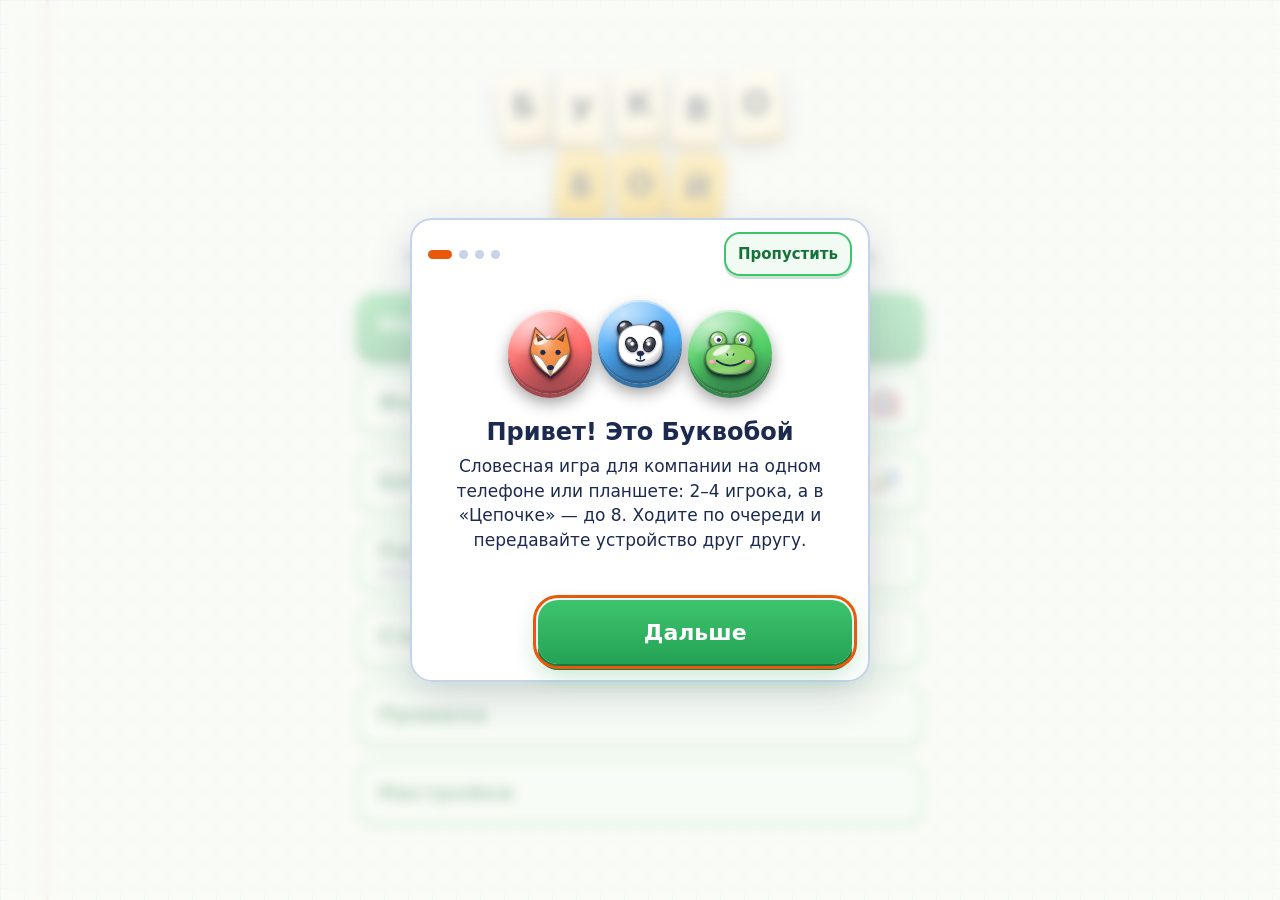
<file: index.html>
<!doctype html>
<html lang="ru">
<head>
  <meta charset="utf-8">
  <meta name="viewport" content="width=device-width, initial-scale=1, viewport-fit=cover, interactive-widget=resizes-content">
  <meta name="theme-color" content="#0e1a2b">
  <meta name="description" content="Буквобой — словесная игра для 2–4 игроков на одном устройстве">
  <meta name="apple-mobile-web-app-capable" content="yes">
  <meta name="mobile-web-app-capable" content="yes">
  <meta name="apple-mobile-web-app-title" content="Буквобой">
  <meta name="apple-mobile-web-app-status-bar-style" content="black-translucent">
  <link rel="manifest" href="manifest.webmanifest">
  <link rel="icon" type="image/png" href="icons/icon-192.png">
  <link rel="apple-touch-icon" href="icons/apple-touch-icon.png">
  <script>
    // тема до загрузки скрипта игры — чтобы не было вспышки другого цвета
    try {
      var prefs = JSON.parse(localStorage.getItem('bukvoboy:v1:prefs') || '{}') || {};
      var t = prefs.theme;
      if (t !== 'light' && t !== 'dark') t = matchMedia('(prefers-color-scheme: light)').matches ? 'light' : 'dark';
      document.documentElement.dataset.theme = t;
      document.documentElement.dataset.palette = prefs.palette || 'classic';
    } catch (e) {}
  </script>
  <link rel="stylesheet" href="app.css?v=5d6b27163d">
  <title>Буквобой</title>
</head>
<body>
  <div id="app"></div>
  <noscript>Для игры нужен включённый JavaScript.</noscript>
  <script type="module" src="app.js?v=5d6b27163d"></script>
</body>
</html>
</file>
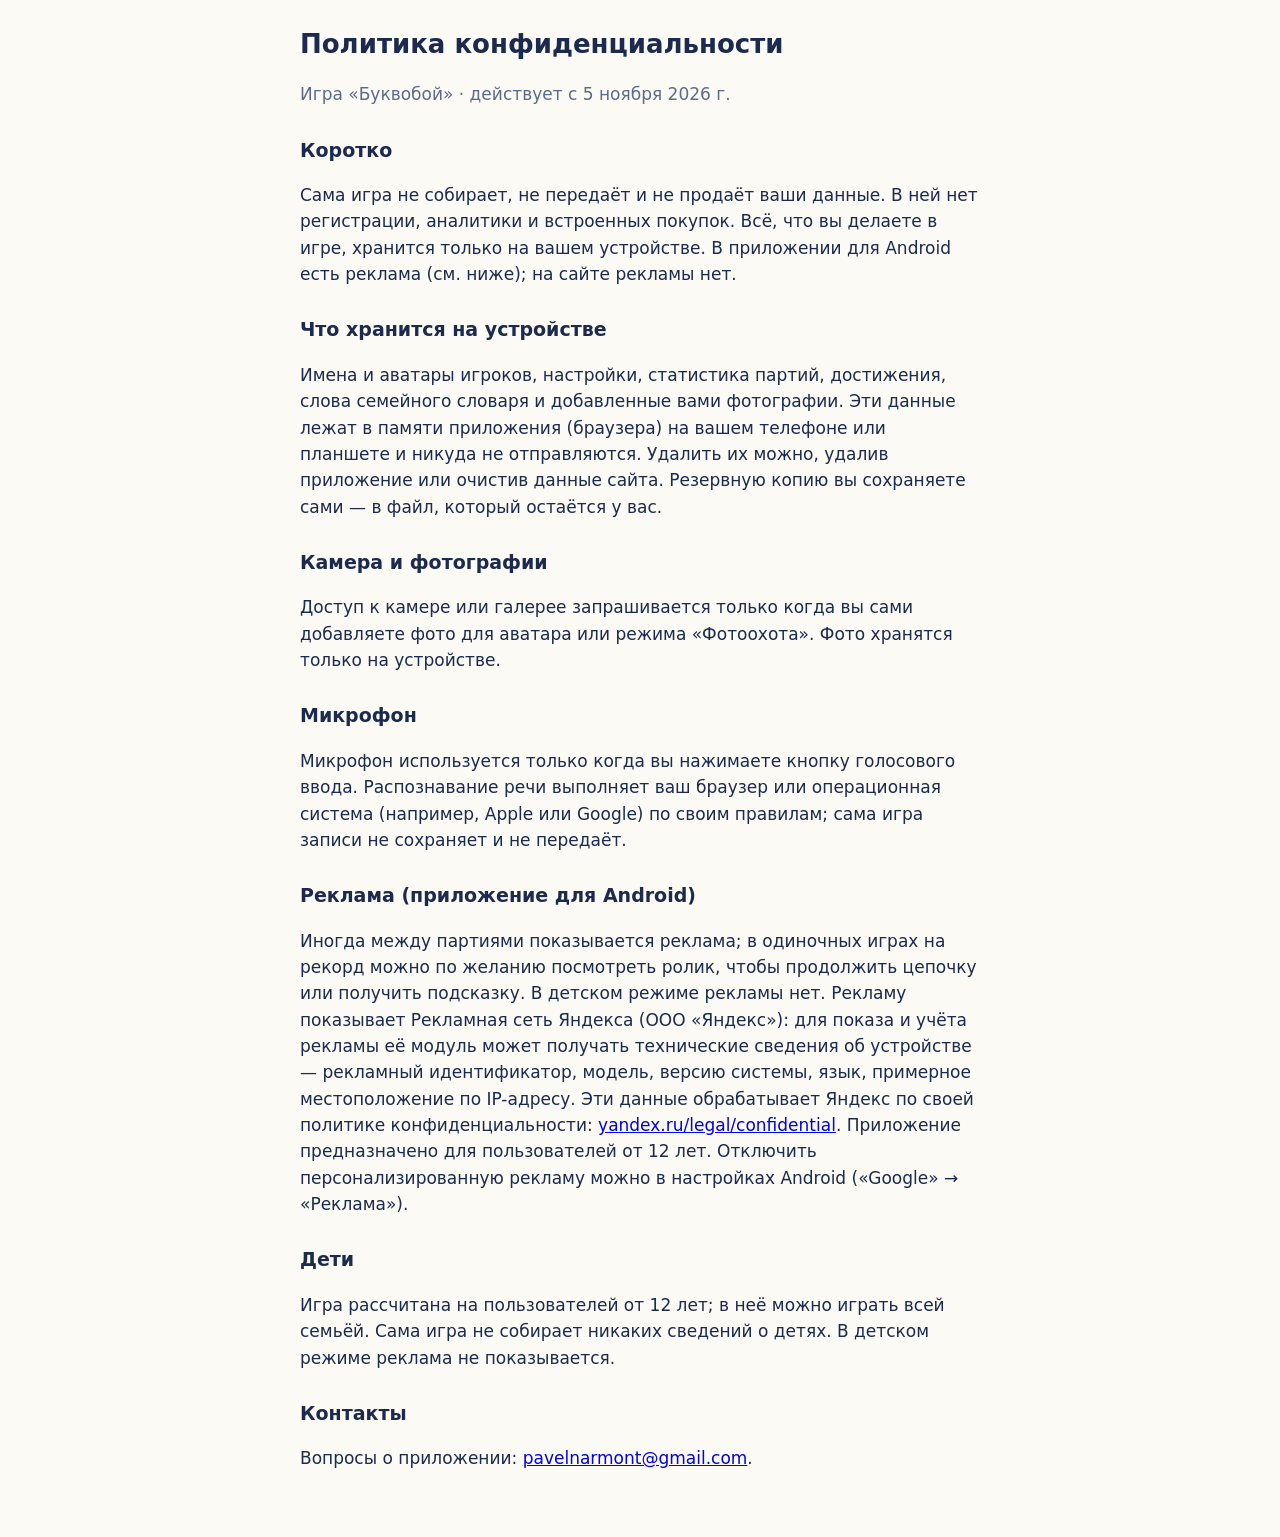
<file: privacy.html>
<!doctype html>
<html lang="ru">
<head>
<meta charset="utf-8">
<meta name="viewport" content="width=device-width, initial-scale=1">
<title>Буквобой — политика конфиденциальности</title>
<style>
  body { font: 17px/1.55 system-ui, -apple-system, 'Segoe UI', Roboto, sans-serif; color: #1b2a4e; background: #fbfaf4; margin: 0; padding: 24px 16px 48px; }
  main { max-width: 680px; margin: 0 auto; }
  h1 { font-size: 26px; margin: 0 0 4px; } h2 { font-size: 19px; margin-top: 28px; }
  .muted { color: #5c6b8a; }
</style>
</head>
<body>
<main>
<h1>Политика конфиденциальности</h1>
<p class="muted">Игра «Буквобой» · действует с 5 ноября 2026 г.</p>

<h2>Коротко</h2>
<p>Сама игра не собирает, не передаёт и не продаёт ваши данные. В ней нет регистрации, аналитики и встроенных покупок. Всё, что вы делаете в игре, хранится только на вашем устройстве. В приложении для Android есть реклама (см. ниже); на сайте рекламы нет.</p>

<h2>Что хранится на устройстве</h2>
<p>Имена и аватары игроков, настройки, статистика партий, достижения, слова семейного словаря и добавленные вами фотографии. Эти данные лежат в памяти приложения (браузера) на вашем телефоне или планшете и никуда не отправляются. Удалить их можно, удалив приложение или очистив данные сайта. Резервную копию вы сохраняете сами — в файл, который остаётся у вас.</p>

<h2>Камера и фотографии</h2>
<p>Доступ к камере или галерее запрашивается только когда вы сами добавляете фото для аватара или режима «Фотоохота». Фото хранятся только на устройстве.</p>

<h2>Микрофон</h2>
<p>Микрофон используется только когда вы нажимаете кнопку голосового ввода. Распознавание речи выполняет ваш браузер или операционная система (например, Apple или Google) по своим правилам; сама игра записи не сохраняет и не передаёт.</p>

<h2>Реклама (приложение для Android)</h2>
<p>Иногда между партиями показывается реклама; в одиночных играх на рекорд можно по желанию посмотреть ролик, чтобы продолжить цепочку или получить подсказку. В детском режиме рекламы нет. Рекламу показывает Рекламная сеть Яндекса (ООО «Яндекс»): для показа и учёта рекламы её модуль может получать технические сведения об устройстве — рекламный идентификатор, модель, версию системы, язык, примерное местоположение по IP-адресу. Эти данные обрабатывает Яндекс по своей политике конфиденциальности: <a href="https://yandex.ru/legal/confidential/">yandex.ru/legal/confidential</a>. Приложение предназначено для пользователей от 12 лет. Отключить персонализированную рекламу можно в настройках Android («Google» → «Реклама»).</p>

<h2>Дети</h2>
<p>Игра рассчитана на пользователей от 12 лет; в неё можно играть всей семьёй. Сама игра не собирает никаких сведений о детях. В детском режиме реклама не показывается.</p>

<h2>Контакты</h2>
<p>Вопросы о приложении: <a href="mailto:pavelnarmont@gmail.com">pavelnarmont@gmail.com</a>.</p>
</main>
</body>
</html>
</file>
<file: app.css>
:root{--bg: #0e1a2b;--bg-2: #15263f;--panel: #18283f;--panel-strong: #22344f;--line: rgba(255, 255, 255, .16);--ctl-bg: #22344f;--ctl-ink: #f3f6fb;--ctl-edge: rgba(255, 183, 3, .4);--ctl-drop: rgba(0, 0, 0, .3);--field-edge: rgba(255, 255, 255, .2);--plate-edge: rgba(150, 175, 215, .32);--plate-shadow: rgba(0, 0, 0, .35);--ink: #f3f6fb;--ink-dim: #9fb2cc;--card: #fff7e6;--card-ink: #1c2434;--accent: #ffb703;--accent-2: #fb8500;--accent-ink: #2b1b00;--good: #3ddc97;--bad: #ff5d73;--warn: #ffd166;--primary-1: #ffb703;--primary-2: #fb8500;--primary-ink: #2b1b00;--primary-edge: #a85a00;--primary-glow: rgba(251, 133, 0, .35);--surface: #16253c;--field: rgba(0, 0, 0, .32);--backdrop: rgba(4, 9, 18, .65);--overlay: rgba(8, 14, 25, .78);--sunken: rgba(0, 0, 0, .18);--sunken-2: rgba(0, 0, 0, .4);--track: rgba(255, 255, 255, .12);--text: #dbe5f3;--good-soft-ink: #b8f5da;--bad-soft-ink: #ffc2cb;--bad-text: #ff9aa8;--shadow: rgba(0, 0, 0, .45);--cell: 26px;--grid: rgba(255, 209, 102, .13);--margin-line: transparent;--glow-1: #25406b;--glow-2: #3a1f4f;--radius: 18px;--font: "Nunito", "SF Pro Rounded", ui-rounded, system-ui, -apple-system, "Segoe UI", Roboto, "Helvetica Neue", Arial, sans-serif;color-scheme:dark}*{box-sizing:border-box;-webkit-tap-highlight-color:transparent}html,body{margin:0;height:100%;background:var(--bg)}body{font-family:var(--font);color:var(--ink);background:linear-gradient(90deg,transparent 46px,var(--margin-line) 46px,var(--margin-line) 48px,transparent 48px),linear-gradient(var(--grid) 1px,transparent 1px),linear-gradient(90deg,var(--grid) 1px,transparent 1px),radial-gradient(1200px 700px at 50% -10%,var(--glow-1) 0%,transparent 60%),radial-gradient(900px 600px at 100% 100%,var(--glow-2) 0%,transparent 55%),var(--bg);background-size:auto,var(--cell) var(--cell),var(--cell) var(--cell),auto,auto,auto;background-attachment:fixed;overscroll-behavior:none;touch-action:manipulation;-webkit-text-size-adjust:100%}#app{height:var(--app-h, 100dvh);max-width:560px;margin:0 auto;display:flex;flex-direction:column;overflow:hidden}.screen{flex:1;min-height:0;display:flex;flex-direction:column;padding:calc(max(env(safe-area-inset-top),var(--native-top, 0px)) + 8px) 16px calc(env(safe-area-inset-bottom) + 12px);animation:screen-in .22s ease-out both}@keyframes screen-in{0%{opacity:0;transform:translateY(8px)}to{opacity:1;transform:none}}h1,h2,h3,p{margin:0}h1{font-size:22px;font-weight:800;letter-spacing:.2px}h2{font-size:18px;font-weight:800}.muted{color:var(--ink-dim)}.small{font-size:13px}.topbar{display:flex;align-items:center;gap:10px;min-height:52px;flex:none}.topbar h1{flex:1}.scroll{flex:1;min-height:0;overflow-y:auto;-webkit-overflow-scrolling:touch;padding:4px 2px 12px}.bottom-bar{flex:none;padding-top:10px;display:flex;flex-direction:column;gap:10px}.btn{appearance:none;border:0;cursor:pointer;font:inherit;font-weight:800;color:var(--ink);min-height:52px;padding:0 20px;border-radius:16px;font-size:18px;background:var(--ctl-bg);color:var(--ctl-ink);box-shadow:inset 0 0 0 2px var(--ctl-edge),0 3px 0 var(--ctl-drop);transition:transform .08s ease,filter .15s ease,opacity .15s ease;display:inline-flex;align-items:center;justify-content:center;gap:10px;user-select:none;-webkit-user-select:none}.btn:active:not(:disabled){transform:scale(.97)}.btn:disabled{opacity:.45;cursor:not-allowed}.btn.primary{background:linear-gradient(180deg,var(--primary-1) 0%,var(--primary-2) 100%);color:var(--primary-ink);box-shadow:0 6px 0 var(--primary-edge),0 10px 24px var(--primary-glow)}.btn.primary:active:not(:disabled){transform:translateY(4px);box-shadow:0 2px 0 var(--primary-edge),0 4px 14px var(--primary-glow)}.btn.big{min-height:64px;font-size:22px;border-radius:20px}.btn.block{width:100%}.btn.good{background:color-mix(in srgb,var(--good) 20%,var(--panel));box-shadow:inset 0 0 0 2px var(--good);color:var(--good-soft-ink)}.btn.bad{background:color-mix(in srgb,var(--bad) 18%,var(--panel));box-shadow:inset 0 0 0 2px var(--bad);color:var(--bad-soft-ink)}.btn.good.on{background:var(--good);color:#05261a}.btn.bad.on{background:var(--bad);color:#2e0008}.icon-btn{appearance:none;border:0;cursor:pointer;width:48px;height:48px;border-radius:14px;background:var(--ctl-bg);color:var(--ctl-ink);font-size:24px;display:grid;place-items:center;box-shadow:inset 0 0 0 2px var(--ctl-edge),0 3px 0 var(--ctl-drop)}.icon-btn:active{transform:scale(.94)}:focus-visible{outline:3px solid var(--accent);outline-offset:2px}.panel{background:var(--panel);border-radius:var(--radius);padding:14px;box-shadow:inset 0 0 0 1px var(--line)}.toast{position:fixed;left:50%;bottom:calc(env(safe-area-inset-bottom) + 90px);transform:translate(-50%);background:var(--surface);color:var(--ink);padding:12px 18px;border-radius:14px;font-weight:700;box-shadow:0 8px 30px var(--shadow),inset 0 0 0 1px var(--line);z-index:50;max-width:90vw;text-align:center;animation:screen-in .2s ease-out both}@media(prefers-reduced-motion:reduce){*,*:before,*:after{animation-duration:.01ms!important;transition-duration:.01ms!important}}.ios-standalone,.ios-standalone body{height:var(--app-h, 100%);min-height:var(--app-h, 100%);overflow:hidden}:root[data-theme=light]{color-scheme:light;--bg: #fbfcf7;--bg-2: #eef3fa;--cell: 24px;--grid: rgba(74, 134, 206, .28);--margin-line: rgba(226, 82, 82, .45);--glow-1: transparent;--glow-2: transparent;--panel: #ffffff;--panel-strong: #ffffff;--line: #c5d4ea;--ctl-bg: #f1fbf4;--ctl-ink: #17713a;--ctl-edge: #3ec46d;--ctl-drop: rgba(23, 113, 58, .22);--field-edge: #b3c6e2;--plate-edge: #b3c6e2;--plate-shadow: rgba(27, 42, 78, .12);--ink: #1b2a4e;--ink-dim: #5a6a8e;--text: #24345a;--accent: #e8590c;--accent-2: #d9480f;--accent-ink: #ffffff;--good: #1f9d55;--bad: #e03151;--warn: #d99a00;--good-soft-ink: #126b39;--bad-soft-ink: #a51d36;--bad-text: #c92a46;--primary-1: #3ec46d;--primary-2: #24a255;--primary-ink: #ffffff;--primary-edge: #187a3d;--primary-glow: rgba(36, 162, 85, .3);--surface: #ffffff;--field: #ffffff;--backdrop: rgba(27, 42, 78, .35);--overlay: rgba(251, 252, 247, .86);--sunken: rgba(29, 49, 92, .05);--sunken-2: rgba(29, 49, 92, .08);--track: rgba(29, 49, 92, .12);--shadow: rgba(27, 42, 78, .18)}:root[data-theme=light] .rules h3{color:#1f6fd1}:root[data-theme=light] .winner-banner h1:not([style]){color:var(--ink)}:root[data-theme=light] .turn.warn .clock{color:#b87d00}:root[data-palette=pink]:not([data-theme=light]){--bg: #26101f;--bg-2: #33162b;--glow-1: #5a2448;--glow-2: #3b1f4f;--grid: rgba(255, 140, 198, .15);--primary-1: #ff9fd0;--primary-2: #f06595;--primary-ink: #3a0820;--primary-edge: #a61e4d;--primary-glow: rgba(240, 101, 149, .4);--panel: #2f1528;--panel-strong: #3d1c35;--surface: #36182f;--ctl-bg: #3d1c35;--ctl-edge: rgba(255, 140, 198, .5);--plate-edge: rgba(255, 170, 210, .3);--accent: #ff8cc6;--accent-2: #f06595}:root[data-theme=light][data-palette=pink]{--bg: #fff7fb;--grid: rgba(214, 51, 108, .2);--margin-line: rgba(121, 80, 242, .4);--primary-1: #f783ac;--primary-2: #e64980;--primary-ink: #ffffff;--primary-edge: #a61e4d;--primary-glow: rgba(230, 73, 128, .3);--ctl-bg: #fff0f6;--ctl-ink: #a61e4d;--ctl-edge: #f06595;--ctl-drop: rgba(166, 30, 77, .2);--line: #f2c4d8;--plate-edge: #efb6cf;--field-edge: #e8b3cb;--ink: #4a1d36;--ink-dim: #8a5a72;--text: #4a1d36;--accent: #d6336c;--accent-2: #c2255c}:root[data-palette=purple]:not([data-theme=light]){--bg: #150f2b;--bg-2: #1e1640;--glow-1: #2f2366;--glow-2: #4a1f5f;--grid: rgba(177, 151, 252, .15);--primary-1: #c0a9ff;--primary-2: #845ef7;--primary-ink: #1a0b3d;--primary-edge: #5235ab;--primary-glow: rgba(132, 94, 247, .4);--panel: #1d163d;--panel-strong: #2a2152;--surface: #241c4a;--ctl-bg: #2a2152;--ctl-edge: rgba(177, 151, 252, .5);--plate-edge: rgba(190, 170, 255, .3);--accent: #b197fc;--accent-2: #845ef7}:root[data-theme=light][data-palette=purple]{--bg: #faf8ff;--grid: rgba(112, 72, 232, .2);--margin-line: rgba(230, 73, 128, .4);--primary-1: #9775fa;--primary-2: #7048e8;--primary-ink: #ffffff;--primary-edge: #5235ab;--primary-glow: rgba(112, 72, 232, .3);--ctl-bg: #f3f0ff;--ctl-ink: #5f3dc4;--ctl-edge: #9775fa;--ctl-drop: rgba(82, 53, 171, .2);--line: #d0c4f5;--plate-edge: #c5b6f2;--field-edge: #bfaef0;--ink: #2b1d5a;--ink-dim: #6b5c96;--text: #2b1d5a;--accent: #7048e8;--accent-2: #5f3dc4}:root[data-palette=sea]:not([data-theme=light]){--bg: #0a1d24;--bg-2: #0f2a33;--glow-1: #0f3d4a;--glow-2: #123049;--grid: rgba(102, 217, 232, .14);--primary-1: #8ce8f2;--primary-2: #22b8cf;--primary-ink: #032a33;--primary-edge: #0b7285;--primary-glow: rgba(34, 184, 207, .4);--panel: #0f2b35;--panel-strong: #143a46;--surface: #123540;--ctl-bg: #143a46;--ctl-edge: rgba(102, 217, 232, .5);--plate-edge: rgba(130, 225, 238, .3);--accent: #66d9e8;--accent-2: #22b8cf}:root[data-theme=light][data-palette=sea]{--bg: #f6fcfd;--grid: rgba(16, 152, 173, .2);--margin-line: rgba(250, 82, 82, .4);--primary-1: #3bc9db;--primary-2: #1098ad;--primary-ink: #ffffff;--primary-edge: #0b7285;--primary-glow: rgba(16, 152, 173, .3);--ctl-bg: #e3fafc;--ctl-ink: #0b7285;--ctl-edge: #22b8cf;--ctl-drop: rgba(11, 114, 133, .2);--line: #bde7ee;--plate-edge: #a9dde6;--field-edge: #a3d8e2;--ink: #0d3440;--ink-dim: #4f7480;--text: #0d3440;--accent: #1098ad;--accent-2: #0b7285}:root[data-palette=coral]:not([data-theme=light]){--bg: #24120e;--bg-2: #321a14;--glow-1: #5a2a1c;--glow-2: #4a1f2c;--grid: rgba(255, 160, 122, .14);--primary-1: #ffa98a;--primary-2: #ff6b3d;--primary-ink: #3a1206;--primary-edge: #c2410c;--primary-glow: rgba(255, 107, 61, .4);--panel: #2e1712;--panel-strong: #3d2019;--surface: #361c15;--ctl-bg: #3d2019;--ctl-edge: rgba(255, 160, 122, .5);--plate-edge: rgba(255, 180, 150, .3);--accent: #ffa94d;--accent-2: #ff6b3d}:root[data-theme=light][data-palette=coral]{--bg: #fffaf6;--grid: rgba(232, 89, 12, .18);--margin-line: rgba(25, 113, 194, .4);--primary-1: #ff8a4c;--primary-2: #f76707;--primary-ink: #ffffff;--primary-edge: #c2410c;--primary-glow: rgba(247, 103, 7, .3);--ctl-bg: #fff4e6;--ctl-ink: #c2410c;--ctl-edge: #ff922b;--ctl-drop: rgba(194, 65, 12, .2);--line: #f6d2bb;--plate-edge: #f0c2a5;--field-edge: #ecbb9d;--ink: #4a2412;--ink-dim: #8a6250;--text: #4a2412;--accent: #f76707;--accent-2: #d9480f}.palettes{display:grid;grid-template-columns:repeat(auto-fill,minmax(92px,1fr));gap:10px}.palette-swatch{appearance:none;border:0;cursor:pointer;font:inherit;color:var(--ink);display:flex;flex-direction:column;align-items:center;gap:6px;padding:10px 4px 8px;min-height:44px;border-radius:16px;background:var(--panel);box-shadow:inset 0 0 0 2px var(--plate-edge)}.palette-swatch[aria-pressed=true]{box-shadow:inset 0 0 0 3px var(--primary-2),0 3px 10px var(--primary-glow)}.palette-swatch .swatch{width:46px;height:46px;border-radius:50%;position:relative;overflow:hidden;background:linear-gradient(90deg,var(--s-bg) 50%,var(--s-bg2) 50%);box-shadow:inset 0 0 0 2px #1b2a4e59}.palette-swatch .swatch:before,.palette-swatch .swatch:after{content:"";position:absolute;top:50%;width:14px;height:14px;border-radius:50%;transform:translateY(-50%)}.palette-swatch .swatch:before{left:6px;background:var(--s-fg)}.palette-swatch .swatch:after{right:6px;background:var(--s-fg2)}.palette-swatch .swatch-name{font-size:13px;font-weight:800}.sub-title{font-size:15px;font-weight:800;margin:4px 0 0}.menu{justify-content:flex-start;gap:28px;overflow-y:auto;-webkit-overflow-scrolling:touch;overscroll-behavior:contain}.menu>:first-child{margin-top:auto}.menu>:last-child{margin-bottom:auto}@media(max-height:760px){.menu{gap:18px}.menu-buttons{gap:10px}.menu-buttons .btn.big{min-height:56px;padding-top:10px;padding-bottom:10px}}.logo{display:flex;flex-direction:column;align-items:center;gap:8px;margin-top:4px}.logo-row{display:flex;gap:6px;justify-content:center}.logo-tile{width:clamp(36px,11vw,52px);aspect-ratio:3 / 4;border-radius:10px;background:linear-gradient(160deg,#fffaf0,#ffe9bf);color:var(--card-ink);font-weight:900;font-size:clamp(22px,7vw,32px);display:grid;place-items:center;box-shadow:0 5px #c9a15a,0 10px 20px #00000059;transform:rotate(var(--r, 0deg)) translateY(var(--y, 0))}.logo-tile.alt{background:linear-gradient(160deg,#ffd166,#ffb703)}.tagline{text-align:center;color:var(--ink-dim);font-weight:700;text-wrap:balance}.tagline .nowrap{white-space:nowrap}.menu-buttons{display:flex;flex-direction:column;gap:14px}.menu-buttons .btn{justify-content:flex-start;padding-left:22px}.menu-sub{font-size:13px;font-weight:700;color:var(--accent-ink);opacity:.8;margin-left:auto}.btn:not(.primary) .menu-sub{color:var(--ink-dim);opacity:1;text-align:right}.menu-buttons .btn.has-sub{flex-direction:column;align-items:flex-start;justify-content:center;gap:2px;text-align:left}.menu-label{text-wrap:balance}.menu-buttons .btn.has-sub .menu-sub{margin-left:0;text-align:left;line-height:1.2}.rules h3{margin:18px 0 6px;font-size:17px;color:var(--accent)}.rules p,.rules li{line-height:1.45;color:var(--text)}.rules ul{margin:6px 0;padding-left:20px}.rules li{margin:4px 0}.rules .scroll{padding-bottom:24px}.section{margin-top:18px}.section:first-child{margin-top:4px}.section-title{font-size:13px;font-weight:800;letter-spacing:1px;text-transform:uppercase;color:var(--ink-dim);margin:0 4px 8px}.segmented{display:flex;gap:6px;background:var(--panel);padding:5px;border-radius:18px;box-shadow:inset 0 0 0 2px var(--ctl-edge),0 3px 0 var(--ctl-drop)}.segmented button{flex:1;appearance:none;border:0;cursor:pointer;font:inherit;font-weight:800;font-size:18px;min-height:48px;border-radius:14px;background:transparent;color:var(--ink-dim)}.segmented button[aria-checked=true]{background:linear-gradient(180deg,var(--primary-1),var(--primary-2));color:var(--primary-ink);box-shadow:0 3px 10px var(--primary-glow)}.players{display:flex;flex-direction:column;gap:10px}.player-row{display:flex;align-items:center;gap:12px;padding:10px;border-radius:18px;background:var(--panel);box-shadow:inset 0 0 0 1px var(--line);border-left:6px solid var(--pc, var(--accent))}.player-row.invalid{box-shadow:inset 0 0 0 2px var(--bad)}.player-main{flex:1;min-width:0;display:flex;flex-direction:column;gap:4px}.player-main input{width:100%;min-height:48px;border-radius:12px;border:0;padding:0 14px;background:var(--field);color:var(--ink);font:inherit;font-size:18px;font-weight:700;box-shadow:inset 0 0 0 2px var(--field-edge)}.player-main input::placeholder{color:var(--ink-dim);font-weight:600}.field-error{color:var(--bad-text);font-size:13px;font-weight:700;padding-left:4px}.avatar{width:56px;height:56px;border-radius:50%;display:grid;place-items:center;font-size:32px;line-height:1;background:radial-gradient(circle at 30% 25%,#ffffff33,transparent 60%),var(--pc, #4dabf7);box-shadow:inset 0 0 0 3px #ffffff59,0 4px 10px #0000004d;flex:none}.avatar.sm{width:36px;height:36px;font-size:21px}.avatar.lg{width:112px;height:112px;font-size:64px}button.avatar{appearance:none;border:0;padding:0;cursor:pointer;position:relative}button.avatar:after{content:"\21c4";position:absolute;right:-2px;bottom:-2px;width:22px;height:22px;border-radius:50%;background:var(--bg-2);font-size:13px;display:grid;place-items:center;color:var(--ink);box-shadow:0 0 0 2px var(--line)}.stepper{display:flex;align-items:center;gap:10px}.stepper .icon-btn{width:56px;height:56px;font-size:28px;font-weight:800}.stepper-value{flex:1;text-align:center;font-size:34px;font-weight:900;line-height:1}.stepper-value small{display:block;margin-top:4px;font-size:13px;color:var(--ink-dim);font-weight:700}.range{width:100%;margin:14px 0 4px;accent-color:var(--primary-2);height:32px}.hint{margin-top:8px;padding:0 4px;font-size:14px;color:var(--ink-dim);line-height:1.4}.sheet-backdrop{position:fixed;inset:0;background:var(--backdrop);display:flex;align-items:flex-end;justify-content:center;z-index:40;animation:fade-in .15s both}.sheet{width:100%;max-width:560px;background:var(--surface);border-radius:26px 26px 0 0;padding:18px 16px calc(env(safe-area-inset-bottom) + 18px);box-shadow:0 -10px 40px #00000080;animation:sheet-up .22s ease-out both}.sheet h2{margin-bottom:14px}.avatar-grid{display:grid;grid-template-columns:repeat(4,1fr);gap:12px;justify-items:center}.avatar-grid button{appearance:none;border:0;background:none;padding:4px;cursor:pointer;border-radius:50%}.avatar-grid button[disabled]{opacity:.25;cursor:not-allowed}.avatar-grid button[aria-pressed=true] .avatar{box-shadow:inset 0 0 0 3px #fff,0 0 0 4px var(--accent)}@keyframes sheet-up{0%{transform:translateY(40px);opacity:0}to{transform:none;opacity:1}}.avatar{position:relative}.avatar .badge{position:absolute;top:-.5em;left:50%;transform:translate(-50%) rotate(-10deg);font-size:.62em;line-height:1;pointer-events:none;filter:drop-shadow(0 2px 2px rgba(0,0,0,.45))}.avatar.lg .badge{font-size:.6em;top:-.55em}.player-row{align-items:flex-start}.player-row>.avatar{margin-top:2px}.player-tools{display:flex;align-items:center;gap:8px}.player-order{display:flex;gap:8px}.player-order .icon-btn{width:44px;height:44px;font-size:15px}.player-order .icon-btn:disabled{opacity:.35}.player-del{margin-left:auto;width:44px;height:44px;border:0;background:none;color:var(--ink-dim);display:grid;place-items:center;cursor:pointer}.player-del span{width:30px;height:30px;border-radius:50%;display:grid;place-items:center;font-weight:900;box-shadow:inset 0 0 0 2px var(--line)}.avatar-photo{grid-area:1 / 1;width:100%;height:100%;box-sizing:border-box;border-radius:50%;border:2.5px solid var(--doodle-ink, #1b2a4e);object-fit:cover;display:block;pointer-events:none}.avatar-grid.mine{margin-top:14px}.custom-avatar{position:relative}.custom-avatar-del{position:absolute;top:-12px;right:-14px;width:44px;height:44px;border:0;background:none;padding:0;display:grid;place-items:center;color:var(--ink)}.custom-avatar-del span{width:24px;height:24px;border-radius:50%;display:grid;place-items:center;font-size:12px;font-weight:900;background:var(--surface);box-shadow:0 2px 6px var(--shadow),inset 0 0 0 2px var(--line)}.custom-avatar-del:disabled{display:none}.sheet{max-height:92vh;overflow-y:auto}.ae{width:min(340px,100%);text-align:center}.ae-view{position:relative;margin:12px auto 4px;border-radius:50%;overflow:hidden;touch-action:none;background:var(--panel);box-shadow:inset 0 0 0 3px var(--doodle-ink, #1b2a4e);cursor:grab}.ae-img{position:absolute;left:0;top:0;max-width:none;transform-origin:0 0;user-select:none;-webkit-user-drag:none}.ae-view:after{content:"";position:absolute;inset:0;border-radius:50%;box-shadow:inset 0 0 0 3px var(--doodle-ink, #1b2a4e);pointer-events:none}.kids-toggle{margin-top:10px}.kids-toggle[aria-checked=true]{background:linear-gradient(180deg,#ffe08a,#ffc93c);color:#2b1b00;box-shadow:0 4px #d9a21b}.teams-toggle{margin-top:10px}.teams-toggle[aria-checked=true]{background:linear-gradient(180deg,#a5d8ff,#74c0fc);color:#0b2a4a;box-shadow:0 4px #4a9ad8}.teams-toggle:disabled{opacity:.5}.team-tag{font-size:13px;font-weight:800;padding:4px 10px;border-radius:999px;white-space:nowrap}.team-tag.t1,.team-chip.t1{background:#ffe3e3;color:#a61e4d}.team-tag.t2,.team-chip.t2{background:#d0ebff;color:#1864ab}.solo .card-block{margin-top:14px}.solo-player{margin:0}.daily-card{box-shadow:inset 0 0 0 2px var(--accent)}.daily-head{display:flex;align-items:center;gap:12px}.daily-head .mode-art{width:52px;height:52px;flex:none}.daily-head .mode-art svg{width:100%;height:100%}.daily-mode{font-weight:800;font-size:18px}.daily-stats{display:flex;flex-wrap:wrap;gap:8px}.daily-stat{background:var(--surface);border-radius:999px;padding:6px 12px;font-weight:800;font-size:14px;box-shadow:inset 0 0 0 1px var(--line)}.record-best{font-weight:800;text-align:center}.solo-banner .solo-score{font-size:22px;font-weight:900;margin:0}.who-chips{display:flex;flex-wrap:wrap;gap:8px;margin-bottom:10px}.who-chip{display:inline-flex;align-items:center;gap:8px;min-height:44px;padding:4px 14px 4px 4px;border-radius:999px;border:0;background:var(--panel);color:var(--ink);font:inherit;font-weight:800;font-size:15px;cursor:pointer;box-shadow:inset 0 0 0 1px var(--line)}.who-chip .avatar.sm{width:36px;height:36px}.who-chip[aria-pressed=true]{box-shadow:inset 0 0 0 2px var(--pc, var(--accent));background:color-mix(in srgb,var(--pc, var(--accent)) 16%,var(--panel))}.who-chip.new{padding-left:14px}.who-chip .plus{font-size:18px;line-height:1}.who{display:flex;align-items:center;gap:8px;min-width:0}.who b{overflow:hidden;text-overflow:ellipsis;white-space:nowrap}.score-strip{display:flex;gap:8px;flex:none;margin:2px 0 6px}.score-chip{flex:1;min-width:0;display:flex;align-items:center;justify-content:center;gap:8px;padding:5px 8px;border-radius:14px;background:var(--panel);box-shadow:inset 0 0 0 1px var(--line);font-size:18px}.score-chip.current{box-shadow:inset 0 0 0 2px var(--pc);background:color-mix(in srgb,var(--pc) 16%,transparent)}.score-chip b{font-variant-numeric:tabular-nums;font-weight:900}.letter-card{--card-h: clamp(110px, calc(var(--app-h, 100dvh) * .27), 250px);height:var(--card-h);aspect-ratio:5 / 7;border-radius:calc(var(--card-h) * .09);position:relative;display:grid;place-items:center;margin:0 auto;background:linear-gradient(155deg,#fffdf6 0%,var(--card) 55%,#ffe8bd 100%);color:var(--card-ink);box-shadow:0 10px #cba35a,0 22px 40px #00000073,inset 0 0 0 calc(var(--card-h) * .02) #1c243414}.letter-card:before{content:"";position:absolute;inset:calc(var(--card-h) * .045);border-radius:calc(var(--card-h) * .065);border:2px solid rgba(203,163,90,.55);pointer-events:none}.letter-card .face{font-size:calc(var(--card-h) * .62);font-weight:900;line-height:1;transform:translateY(-2%);text-shadow:0 3px 0 rgba(203,163,90,.35)}.letter-card .corner{position:absolute;font-size:calc(var(--card-h) * .13);font-weight:900;line-height:1;color:var(--accent-2)}.letter-card .corner.tl{top:8%;left:10%}.letter-card .corner.br{bottom:8%;right:10%;transform:rotate(180deg)}.letter-card.small{--card-h: 92px;box-shadow:0 5px #cba35a,0 10px 18px #0006,inset 0 0 0 2px #1c243414;margin:0;flex:none}.letter-card.small:before{border-width:1.5px}.letter-card.back{background:repeating-linear-gradient(45deg,rgba(255,255,255,.08) 0 10px,transparent 10px 20px),linear-gradient(155deg,#3b5998,#243b6b);box-shadow:0 8px #16264a,0 18px 32px #00000073}.letter-card.back:before{border-color:#ffffff47}.letter-card.back .face{color:var(--accent);text-shadow:0 3px 0 rgba(0,0,0,.3);font-size:calc(var(--card-h) * .5)}.flip-in{animation:flip-in .5s cubic-bezier(.2,.8,.3,1) both}@keyframes flip-in{0%{transform:perspective(700px) rotateY(90deg) scale(.9);opacity:0}to{transform:perspective(700px) rotateY(0) scale(1);opacity:1}}.handoff-center{flex:1;min-height:0;display:flex;flex-direction:column;align-items:center;justify-content:center;gap:12px;text-align:center}.handoff-hint{font-size:16px;font-weight:700}.handoff-name{font-size:34px;font-weight:900;max-width:100%;overflow:hidden;text-overflow:ellipsis;margin-bottom:8px}.handoff .letter-card{--card-h: clamp(90px, calc(var(--app-h, 100dvh) * .2), 180px)}.turn{padding-top:calc(max(env(safe-area-inset-top),var(--native-top, 0px)) + 4px);gap:4px;position:relative}.turn-head{display:flex;align-items:center;justify-content:space-between;gap:10px;min-height:44px;flex:none;font-size:18px}.turn-no{color:var(--ink-dim);font-weight:800}.letter-wrap{flex:none;padding:4px 0 14px}.timer{flex:none;display:flex;flex-direction:column;gap:8px;align-items:center}.clock{font-size:46px;font-weight:900;font-variant-numeric:tabular-nums;line-height:1;letter-spacing:1px;transition:color .2s}.bar{width:100%;height:10px;border-radius:6px;background:var(--track);overflow:hidden}.bar i{display:block;height:100%;width:100%;background:var(--good);border-radius:6px;transition:width .2s linear,background .3s}.turn.warn .clock{color:var(--warn)}.turn.warn .bar i{background:var(--warn)}.turn.danger .clock{color:var(--bad);animation:pulse .5s ease-in-out infinite alternate}.turn.danger .bar i{background:var(--bad)}@keyframes pulse{0%{transform:scale(1)}to{transform:scale(1.09)}}.words-head{flex:none;display:flex;justify-content:space-between;align-items:baseline;margin:10px 4px 4px;font-size:13px;font-weight:800;letter-spacing:1px;text-transform:uppercase;color:var(--ink-dim)}.turn-points{font-size:18px;color:var(--good);letter-spacing:0}.words{flex:1;min-height:40px;overflow-y:auto;display:flex;flex-wrap:wrap;align-content:flex-start;gap:8px;padding:2px 2px 8px;-webkit-overflow-scrolling:touch}.chip{display:inline-flex;align-items:center;gap:6px;padding:6px 12px;border-radius:999px;font-weight:800;font-size:17px;background:var(--panel-strong);animation:chip-in .18s ease-out both;max-width:100%}.chip .ico{width:20px;height:20px;font-size:13px}.chip.ok{background:color-mix(in srgb,var(--good) 20%,var(--panel));box-shadow:inset 0 0 0 1px color-mix(in srgb,var(--good) 55%,transparent)}.chip.maybe{background:color-mix(in srgb,var(--warn) 18%,var(--panel));box-shadow:inset 0 0 0 1px color-mix(in srgb,var(--warn) 60%,transparent)}.chip.no{background:color-mix(in srgb,var(--bad) 16%,var(--panel));box-shadow:inset 0 0 0 1px color-mix(in srgb,var(--bad) 55%,transparent);text-decoration:line-through;text-decoration-thickness:2px;text-decoration-color:#ff5d73b3}.chip.dup{background:var(--panel);color:var(--ink-dim)}@keyframes chip-in{0%{transform:scale(.7);opacity:0}to{transform:none;opacity:1}}.ico{display:inline-grid;place-items:center;width:28px;height:28px;border-radius:50%;font-weight:900;font-size:15px;flex:none;background:var(--panel-strong)}.ok .ico{background:var(--good);color:#05261a}.maybe .ico{background:var(--warn);color:#3a2a00}.no .ico{background:var(--bad);color:#2e0008}.dup .ico{background:#6b7a92;color:#0e1a2b}.feedback{flex:none;min-height:22px;margin:2px 4px 6px;font-size:14px;font-weight:700;color:var(--ink-dim)}.feedback.ok{color:var(--good)}.feedback.no{color:var(--bad-text)}.feedback.maybe{color:var(--warn)}.composer{flex:none;display:flex;gap:8px;align-items:center;padding-top:4px}.composer input{flex:1;min-width:0;height:56px;border-radius:16px;border:0;padding:0 14px;background:var(--field);color:var(--ink);font:inherit;font-size:20px;font-weight:700;box-shadow:inset 0 0 0 2px var(--field-edge)}.composer input:focus{outline:none;box-shadow:inset 0 0 0 2px var(--accent)}.composer input:disabled{opacity:.5}.composer .icon-btn{width:50px;height:50px;flex:none}.composer .yo{width:44px;font-size:20px;font-weight:900}.composer .send{background:linear-gradient(180deg,var(--primary-1),var(--primary-2));color:var(--primary-ink);font-weight:900}.composer .mic.listening{background:var(--bad);color:#fff;animation:pulse .7s ease-in-out infinite alternate}.composer .mic[hidden]{display:none}.time-up{position:absolute;inset:0;display:grid;place-items:center;z-index:20;border-radius:0;background:var(--overlay);backdrop-filter:blur(4px);font-size:64px;font-weight:900;color:var(--bad);animation:fade-in .15s both}.time-up[hidden]{display:none}.dict-warning{color:var(--warn);font-weight:700;font-size:14px;max-width:320px}.dict-warning[hidden],.compact .turn .score-strip,.compact .turn .words-head{display:none}.compact .turn .clock{font-size:34px}.compact .turn .letter-wrap{padding-bottom:8px}.compact .turn .timer{gap:6px}.review-head{display:flex;align-items:center;gap:14px;flex:none;padding:4px 0 8px}.review-who{display:flex;flex-direction:column;gap:6px;min-width:0}.review-points{flex:none;text-align:center;font-size:20px;font-weight:800;padding:6px 0 8px}.review-points b{font-size:34px;color:var(--good)}.review .scroll{padding-top:0}.review-list{list-style:none;margin:0;padding:0;display:flex;flex-direction:column;gap:8px}.review-row{background:var(--panel);border-radius:16px;padding:10px 12px;box-shadow:inset 0 0 0 1px var(--line);border-left:6px solid #6b7a92}.review-row.ok{border-left-color:var(--good)}.review-row.no{border-left-color:var(--bad)}.review-row.maybe{border-left-color:var(--warn);background:color-mix(in srgb,var(--warn) 10%,var(--panel))}.word-line{display:flex;align-items:center;gap:10px;min-width:0}.word-line .w{font-size:21px;font-weight:800;overflow-wrap:anywhere}.word-line .why{margin-left:auto;text-align:right;font-size:13px;color:var(--ink-dim);font-weight:700;max-width:52%;line-height:1.25}.dispute-actions{display:flex;gap:8px;margin-top:10px}.dispute-actions .btn{flex:1;min-height:48px;font-size:16px;padding:0 8px}.review-empty{text-align:center;color:var(--ink-dim);padding:24px 8px;font-weight:700}.pending-note{text-align:center;color:var(--warn);font-weight:800;font-size:15px}.pending-note[hidden]{display:none}.sheet-backdrop.center{align-items:center;padding:20px}.dialog{width:100%;max-width:420px;background:var(--surface);border-radius:24px;padding:22px 18px 18px;box-shadow:0 20px 60px #0009,inset 0 0 0 1px var(--line);display:flex;flex-direction:column;gap:10px;animation:sheet-up .2s ease-out both}.dialog-actions{display:flex;gap:10px;margin-top:10px}.dialog-actions .btn{flex:1}.placeholder{margin:auto;text-align:center;color:var(--ink-dim)}.winner-banner{text-align:center;padding:18px 8px 10px}.winner-banner h1{font-size:30px;margin:4px 0;overflow-wrap:anywhere}.winner-avatars{display:flex;justify-content:center;gap:10px;margin:8px 0}.winner-label{margin:0;text-transform:uppercase;letter-spacing:1px;font-weight:800;font-size:13px}.standings{list-style:none;margin:8px 0;padding:0;display:flex;flex-direction:column;gap:8px}.standing{display:flex;align-items:center;gap:10px;padding:10px 12px;border-radius:var(--radius);background:var(--panel);box-shadow:inset 4px 0 0 var(--pc)}.standing.win{background:var(--panel-strong);box-shadow:inset 4px 0 0 var(--pc),0 0 0 2px var(--accent)}.standing .place{width:22px;font-weight:900;color:var(--ink-dim);text-align:center}.st-name{flex:1;min-width:0;font-weight:800;overflow-wrap:anywhere}.st-name small{display:block;font-weight:600;color:var(--ink-dim)}.st-score{font-size:28px}.final-meta{text-align:center;margin:6px 0 10px}.row-buttons{display:flex;gap:10px}.row-buttons .btn{flex:1;min-height:48px}details.history,details.game-record{background:var(--panel);border-radius:var(--radius);padding:4px 12px;margin:8px 0}details>summary{cursor:pointer;min-height:44px;display:flex;align-items:center;gap:8px;font-weight:800;flex-wrap:wrap}.history-list{list-style:none;margin:0;padding:0 0 8px;display:flex;flex-direction:column;gap:8px}.history-row{padding:8px 10px;border-radius:12px;background:var(--sunken);box-shadow:inset 3px 0 0 var(--pc)}.history-head{display:flex;align-items:center;gap:8px;flex-wrap:wrap}.history-no{color:var(--ink-dim);width:20px;font-size:13px}.history-letter{display:inline-grid;place-items:center;width:28px;height:34px;border-radius:6px;background:var(--card);color:var(--card-ink);font-weight:900}.history-who{flex:1 1 auto;min-width:6em;overflow-wrap:break-word}.history-words{margin:6px 0 0;overflow-wrap:anywhere}.stats-total{text-align:center;font-size:18px;margin:8px 0}.stats-total b{font-size:30px}.stats-table{width:100%;border-collapse:collapse;margin-bottom:12px}.stats-table th,.stats-table td{padding:8px 6px;text-align:right;border-bottom:1px solid var(--line)}.stats-table th:first-child{text-align:left;overflow-wrap:anywhere}.stats-table small{display:block;color:var(--ink-dim);font-weight:600}.game-record summary{justify-content:space-between}.gr-date{color:var(--ink-dim);font-size:13px;font-weight:600}.gr-scores{width:100%;font-weight:600}.icon-btn.mic.on{background:var(--bad);color:#2e0008;animation:mic-pulse 1.2s ease-in-out infinite}.voice-status{margin:0 4px 6px;font-size:14px;color:var(--ink-dim);min-height:20px}@keyframes mic-pulse{50%{box-shadow:0 0 0 8px #ff5d7340}}@media(prefers-reduced-motion:reduce){.icon-btn.mic.on{animation:none}}.card-block{background:var(--panel);border-radius:var(--radius);padding:14px;margin:0 0 12px;display:flex;flex-direction:column;gap:10px}.card-block .section-title,.card-block p{margin:0}.dict-progress{width:100%;height:10px;accent-color:var(--primary-2)}.voice-debug{flex:none;max-height:120px;overflow:auto;margin:6px 0 0;padding:6px 8px;border-radius:10px;background:var(--sunken-2);color:var(--ink-dim);font:11px/1.35 ui-monospace,Menlo,monospace;white-space:pre-wrap}.btn.mini{min-height:44px;padding:0 14px;font-size:15px;border-radius:12px;flex:none;margin-left:8px}.review-row.revoked .w{text-decoration:line-through;text-decoration-thickness:2px;text-decoration-color:#ff5d73b3;color:var(--ink-dim)}.word-line .why:empty{display:none}.word-line .why:empty+.btn.mini{margin-left:auto}.word-line.has-action{flex-wrap:wrap;row-gap:2px}.word-line.has-action .w{flex:1 1 0;min-width:0}.word-line.has-action .btn.mini{order:2;margin-left:8px}.word-line.has-action .why{order:3;flex-basis:100%;margin-left:38px;text-align:left;max-width:none}.trophies{display:inline-flex;align-items:center;gap:4px;padding:4px 10px;border-radius:999px;background:#ffb70324;box-shadow:inset 0 0 0 1px #ffb70366;font-size:16px;flex:none}.trophies b{color:var(--accent);font-variant-numeric:tabular-nums}.settings .segmented button{font-size:15px;line-height:1.15;padding:4px 6px}.hints{flex:none;margin:0 4px 10px;padding:8px 12px;border-radius:12px;background:var(--panel);box-shadow:inset 0 0 0 2px var(--plate-edge);font-size:15px;text-align:center;overflow-wrap:anywhere}.hints b{color:var(--primary-2)}.custom-words{display:flex;flex-wrap:wrap;gap:8px}.custom-word{display:inline-flex;align-items:center;gap:4px;padding:2px 2px 2px 12px;border-radius:999px;background:var(--panel-strong);box-shadow:inset 0 0 0 2px var(--plate-edge);font-weight:800;font-size:16px}.custom-remove{appearance:none;border:0;background:none;color:var(--ink-dim);font:inherit;font-size:15px;width:44px;height:44px;border-radius:50%;cursor:pointer}.custom-remove:active{background:var(--sunken-2)}.letter-card.theme-card{aspect-ratio:10 / 11;display:flex;flex-direction:column;align-items:center;justify-content:center;gap:calc(var(--card-h) * .03);text-align:center;padding:calc(var(--card-h) * .06) calc(var(--card-h) * .11) calc(var(--card-h) * .23)}.theme-card .theme-corner{width:calc(var(--card-h) * .14);height:calc(var(--card-h) * .14);top:7%;left:8%}.theme-card .theme-corner.br{inset:auto 8% 7% auto}.theme-card .theme-art{width:calc(var(--card-h) * .4);height:calc(var(--card-h) * .4);flex:none;display:grid;place-items:center}.theme-card .theme-art>svg.doodle{width:100%;height:100%}.theme-card .theme-title{font-size:max(9px,calc(var(--card-h) * var(--tf, .115)));font-weight:900;line-height:1.06;overflow-wrap:normal;word-break:keep-all;hyphens:manual;white-space:normal;text-wrap:balance;max-width:100%}.theme-card.small{gap:2px;padding:4px 5px}.theme-card.small .theme-corner{display:none}.theme-card.small .theme-art{width:52%;height:auto;aspect-ratio:1;margin:0}.theme-card.small .theme-title{font-size:max(8px,calc(var(--card-h) * var(--tf, .115) * 1.05))}.theme-mini{display:inline-block;width:1.35em;height:1.35em;flex:none;vertical-align:-.3em}.theme-mini>svg.doodle{width:100%;height:100%}.history-letter.theme{width:auto;max-width:100%;padding:2px 8px 2px 4px;gap:4px;display:inline-flex;align-items:center;font-size:14px;white-space:normal;text-align:left;height:auto;min-height:34px}.custom-word.themed .custom-theme{margin-right:4px}.mode-opt{display:inline-flex;flex-direction:column;align-items:center;justify-content:center;gap:2px;line-height:1.1}.mode-art{width:40px;height:40px;flex:none;display:grid;place-items:center}.segmented button:has(.mode-opt){padding-top:6px;padding-bottom:6px;font-size:15px}.mode-art>svg.doodle{width:100%;height:100%}.segmented button[aria-checked=true] .mode-art{filter:drop-shadow(0 2px 0 rgba(0,0,0,.18))}.segmented button[aria-checked=false] .mode-art{opacity:.85}.turn>.letter-wrap.pair{display:flex;justify-content:center;align-items:center;gap:14px}.turn>.letter-wrap.pair .letter-card{--card-h: min(calc(var(--app-h, 100dvh) * .2), 40vw, 200px);margin:0}.card-pair{display:flex;gap:8px;flex:none}.card-pair .letter-card.small{--card-h: 80px}.reveal-center{flex:1;min-height:0;display:flex;flex-direction:column;align-items:center;justify-content:center;gap:16px;text-align:center}.reveal-cards{display:flex;align-items:center;gap:14px}.reveal-cards .letter-card{--card-h: min(calc(var(--app-h, 100dvh) * .26), 40vw, 260px);margin:0}.reveal-plus{font-size:36px;font-weight:900;color:var(--ink-dim)}.reveal-caption{font-size:24px;font-weight:900;margin:0}.score-strip.teams .team-chip{flex:1;display:flex;align-items:center;gap:6px;padding:4px 10px}.team-chip .team-name{font-size:12px;font-weight:800}.team-avatars{display:flex}.team-avatars .avatar{margin-left:-8px;transition:transform .2s}.team-avatars .avatar:first-child{margin-left:0}.team-avatars .avatar.active{transform:scale(1.18);z-index:1;box-shadow:inset 0 0 0 2.5px var(--doodle-ink),0 0 0 3px var(--accent)}.team-chip b{margin-left:auto;font-size:20px}.custom-words{display:flex;flex-direction:column;gap:6px}.custom-group{border-radius:14px;background:var(--panel);box-shadow:inset 0 0 0 1px var(--line)}.custom-group>summary{display:flex;align-items:center;gap:8px;min-height:44px;padding:0 12px;cursor:pointer;font-weight:800;list-style:none}.custom-group>summary::-webkit-details-marker{display:none}.custom-group>summary:after{content:"\25be";color:var(--ink-dim);transition:transform .2s}.custom-group[open]>summary:after{transform:rotate(180deg)}.custom-group-title{flex:1;min-width:0;overflow:hidden;text-overflow:ellipsis;white-space:nowrap}.custom-count{min-width:26px;padding:2px 8px;border-radius:999px;background:var(--panel-strong);color:var(--ink-dim);font-size:13px;text-align:center}.custom-group .theme-mini{width:24px;height:24px;flex:none}.custom-group .theme-mini svg{width:100%;height:100%}.custom-chips{display:flex;flex-wrap:wrap;gap:6px;padding:0 10px 10px}.custom-chips .custom-word{font-size:14px;padding:0 0 0 10px;gap:0;box-shadow:inset 0 0 0 1.5px var(--plate-edge)}.custom-chips .custom-remove{width:40px;height:44px;margin:-4px 0;font-size:13px}.share-btn{margin:4px 0 12px}.backup{display:flex;flex-direction:column;gap:10px;margin:6px 0 10px}.solo-sub{font-size:15px;font-weight:800;margin:6px 0 0}.solo-table td.top{font-weight:900;color:var(--good-text, var(--ink))}.solo-who{display:inline-flex;align-items:center;gap:2px}.solo-chains summary{cursor:pointer;font-weight:800;padding:6px 0}.solo-chains p{margin:6px 0;overflow-wrap:anywhere}.fold-block>summary{display:flex;align-items:center;gap:8px;min-height:44px;margin:-6px 0;cursor:pointer;list-style:none}.fold-block>summary::-webkit-details-marker{display:none}.fold-block>summary .section-title{flex:1;margin:0}.fold-block>summary:after{content:"\25be";color:var(--ink-dim);font-size:18px;transition:transform .2s}.fold-block[open]>summary:after{transform:rotate(180deg)}.fold-block:not([open]){gap:0}.continue-block{gap:10px}.continue-btn{flex-direction:column;gap:2px}.continue-btn .menu-sub{margin:0}.stats-table td small{display:block;font-size:11px;color:var(--ink-dim);font-weight:700}.solo-variant{font-weight:800;font-size:13px;color:var(--ink-dim);margin:6px 0 2px}.hint-btn{min-height:44px;padding:6px 14px;font-size:15px;align-self:center}.kb .screen{padding-bottom:6px}.kb .bottom-bar{padding-top:4px;gap:6px}.kb .turn .letter-wrap{padding-bottom:4px}.kb .turn .letter-card{--card-h: clamp(64px, calc(var(--app-h, 100dvh) * .16), 110px)}.kb .turn .letter-card.small{--card-h: 64px}.kb .turn .clock{font-size:32px}.kb .turn .timer{gap:4px}.kb .chain-top{gap:4px;padding:0}.kb .chain-turn .clock{font-size:32px}.kb .chain-giveup{min-height:44px;padding-top:6px;padding-bottom:6px;font-size:16px}.kb .turn .feedback{min-height:0}.kb .chain-top{flex-direction:row;align-items:center;gap:12px}.kb .chain-top .chain-need,.kb .chain-top .chain-clock{flex:1;min-width:0}.kb .chain-top .chain-need .letter-card.small{--card-h: 56px}.kb .turn-head{min-height:36px}.card-block,details.history,details.game-record,.review-row,.player-row,.standing,.score-chip,.history-row{box-shadow:inset 0 0 0 2px var(--plate-edge),0 4px 14px var(--plate-shadow)}.standing{box-shadow:inset 5px 0 0 var(--pc),inset 0 0 0 2px var(--plate-edge),0 4px 14px var(--plate-shadow)}.standing.win{box-shadow:inset 5px 0 0 var(--pc),0 0 0 2px var(--accent),0 4px 14px var(--plate-shadow)}.history-row{background:var(--panel-strong);box-shadow:inset 4px 0 0 var(--pc),inset 0 0 0 1px var(--plate-edge)}.score-chip.current{box-shadow:inset 0 0 0 2px var(--pc),0 4px 14px var(--plate-shadow)}.player-row.invalid{box-shadow:inset 0 0 0 2px var(--bad),0 4px 14px var(--plate-shadow)}.stats-total{margin:0}.stats-table{margin-bottom:0}:root{--doodle-ink: #1b2a4e;--badge-ink: #fff3d6}:root[data-theme=light]{--badge-ink: #1b2a4e}svg.doodle{display:block;width:100%;height:100%;overflow:visible}.avatar{box-shadow:inset 0 0 0 2.5px var(--doodle-ink),0 4px 10px #00000040}.avatar>svg.doodle{width:82%;height:82%}.avatar-grid button[aria-pressed=true] .avatar{box-shadow:inset 0 0 0 2.5px var(--doodle-ink),0 0 0 4px var(--accent)}.avatar .badge{width:62%;height:auto;font-size:inherit;top:-42%;transform:translate(-50%);filter:none}.avatar .badge.scales{transform:translate(-50%)}.avatar.lg .badge{width:58%;top:-40%;font-size:inherit}.avatar .badge>svg.doodle{width:100%;height:auto;aspect-ratio:1}.ico>svg.doodle{width:58%;height:58%}.icon-btn>svg.doodle{width:26px;height:26px}.composer .icon-btn>svg.doodle{width:26px;height:26px}.trophies>svg.doodle{width:22px;height:22px}.inline-avatar{display:inline-block;width:1.5em;height:1.5em;vertical-align:-.4em}.gr-score{display:inline-flex;align-items:center;gap:2px;margin-right:12px}.avatar.lg.has-badge{margin-top:48px}.winner-avatars{padding-top:12px}@media(orientation:landscape)and (min-width:900px){#app{max-width:1240px}.screen:not(.turn):not(.review):not(.final){width:100%;max-width:600px;margin:0 auto}.screen.turn{display:grid;grid-template-columns:minmax(0,1fr) minmax(0,1.15fr);grid-template-rows:auto auto minmax(0,1fr) auto auto auto auto;column-gap:32px;padding-left:max(24px,env(safe-area-inset-left));padding-right:max(24px,env(safe-area-inset-right))}.turn>.turn-head{grid-column:1;grid-row:1}.turn>.score-strip{grid-column:1;grid-row:2}.turn>.letter-wrap{grid-column:1;grid-row:3;display:grid;place-items:center;padding:8px 0 18px}.turn>.timer{grid-column:1;grid-row:4 / 8;align-self:start}.turn>.words-head{grid-column:2;grid-row:1;align-self:end;margin-top:0}.turn>.words{grid-column:2;grid-row:2 / 4;align-content:flex-start;min-height:0}.turn>.feedback{grid-column:2;grid-row:4}.turn>.voice-status{grid-column:2;grid-row:5}.turn>.composer{grid-column:2;grid-row:6}.turn>.voice-debug{grid-column:2;grid-row:7}.turn .letter-card{--card-h: clamp(140px, calc(var(--app-h, 100dvh) * .42), 380px)}.turn .clock{font-size:clamp(46px,calc(var(--app-h, 100dvh) * .08),80px)}.turn .chip{font-size:20px;padding:8px 14px}.compact .turn>.score-strip{display:flex}.screen.review{display:grid;grid-template-columns:minmax(0,.8fr) minmax(0,1.2fr);grid-template-rows:auto auto auto minmax(0,1fr) auto;column-gap:32px;padding-left:max(24px,env(safe-area-inset-left));padding-right:max(24px,env(safe-area-inset-right))}.review>.review-head{grid-column:1;grid-row:1}.review>.score-strip{grid-column:1;grid-row:2}.review>.review-points{grid-column:1;grid-row:3}.review>.scroll{grid-column:2;grid-row:1 / 6}.review>.bottom-bar{grid-column:1;grid-row:5}.review .letter-card.small{--card-h: 120px}.screen.final{padding-left:max(24px,env(safe-area-inset-left));padding-right:max(24px,env(safe-area-inset-right))}.final>.scroll{display:grid;grid-template-columns:minmax(0,1fr) minmax(0,1fr);grid-auto-rows:min-content;column-gap:32px;align-items:start}.final>.scroll>.winner-banner,.final>.scroll>.standings,.final>.scroll>.final-meta{grid-column:1}.final>.scroll>.history{grid-column:2;grid-row:1 / span 3;margin-top:18px}.final>.bottom-bar{width:100%;max-width:600px;margin:0 auto}}@media(orientation:landscape)and (min-width:900px){.review>.hints{grid-column:1;grid-row:4;align-self:start}}@media(orientation:landscape)and (min-width:900px){.turn>.letter-wrap.pair .letter-card{--card-h: clamp(130px, calc(var(--app-h, 100dvh) * .34), 300px)}}.center{text-align:center}.menu-buttons .photo-btn{display:flex;align-items:center;gap:10px}.photo-btn-art{width:40px;height:40px;margin:-6px 0 -6px auto;flex:none}.photo-btn-art>svg.doodle,.mode-art.big>svg.doodle{width:100%;height:100%}.photo-intro{display:flex;align-items:center;gap:12px}.photo-intro .hint{margin:0}.mode-art.big{width:64px;height:64px}.photo-frame{appearance:none;border:0;padding:0;margin:0;font:inherit;cursor:zoom-in;position:relative;flex:1 1 auto;min-height:120px;width:100%;border-radius:14px;overflow:hidden;background:var(--sunken, rgba(0, 0, 0, .06));box-shadow:inset 0 0 0 2.5px var(--doodle-ink),0 6px 16px #0000002e;display:grid;place-items:center}.photo-img{width:100%;height:100%;object-fit:contain;display:block;user-select:none;-webkit-user-drag:none;pointer-events:none}.photo-zoom-hint{position:absolute;right:8px;bottom:8px;width:34px;height:34px;border-radius:10px;display:grid;place-items:center;background:var(--panel-strong);color:var(--ink);font-weight:900;font-size:18px;box-shadow:inset 0 0 0 2px var(--plate-edge)}.photo-frame.compact{flex:none;width:108px;height:80px;min-height:0;border-radius:10px}.photo-frame.compact .photo-zoom-hint{width:24px;height:24px;font-size:13px;right:4px;bottom:4px;border-radius:7px}.photo-zoom{position:fixed;inset:0;z-index:50;background:#080c16f0;display:grid;place-items:center;touch-action:none;overflow:hidden;animation:fade-in .15s ease-out both}.zoom-img{max-width:100%;max-height:100%;object-fit:contain;transform-origin:center;user-select:none;-webkit-user-drag:none;will-change:transform}.zoom-close{position:absolute;top:calc(max(env(safe-area-inset-top),var(--native-top, 0px)) + 12px);right:12px}.zoom-tip{position:absolute;bottom:calc(env(safe-area-inset-bottom) + 12px);left:0;right:0;margin:0;text-align:center;color:#ffffffb3;font-size:13px;pointer-events:none}@keyframes fade-in{0%{opacity:0}to{opacity:1}}.photo-turn{gap:6px}.photo-turn .photo-frame{flex:0 1 auto;aspect-ratio:4 / 3;max-height:52%}.photo-status{flex:none;display:flex;align-items:center;gap:12px}.photo-letter-wrap{display:flex;align-items:center;gap:8px;flex:none}.photo-letter-wrap .muted{max-width:92px;line-height:1.15}.photo-clock{flex:1;min-width:0;display:flex;flex-direction:column;gap:6px;align-items:flex-end}.photo-turn .clock{font-size:34px}.photo-turn .bar{height:8px}.photo-turn .words{flex:1 1 auto;min-height:40px;overflow-y:auto;align-content:flex-start}.photo-turn.warn .clock{color:var(--warn)}.photo-turn.warn .bar i{background:var(--warn)}.photo-turn.danger .clock{color:var(--bad)}.photo-turn.danger .bar i{background:var(--bad)}.photo-letter{display:inline-grid;place-items:center;width:30px;height:36px;border-radius:7px;flex:none;background:linear-gradient(155deg,#fffdf6 0%,var(--card) 60%,#ffe8bd 100%);color:var(--card-ink);font-weight:900;font-size:20px;box-shadow:0 3px #cba35a,inset 0 0 0 2px #cba35a8c}.photo-letter.big{width:52px;height:62px;border-radius:10px;font-size:36px;box-shadow:0 5px #cba35a,0 8px 16px #00000040,inset 0 0 0 2px #cba35a8c}.photo-letter.empty{color:color-mix(in srgb,var(--card-ink) 40%,transparent)}.chip.pend{background:var(--panel-strong);box-shadow:inset 0 0 0 1.5px var(--plate-edge)}.photo-back{width:clamp(110px,calc(var(--app-h, 100dvh) * .2),170px);aspect-ratio:4 / 3;border-radius:14px;display:grid;place-items:center;background:repeating-linear-gradient(45deg,rgba(255,255,255,.08) 0 10px,transparent 10px 20px),linear-gradient(155deg,#3b5998,#243b6b);box-shadow:0 8px #16264a,0 18px 32px #00000059}.photo-back>svg.doodle{width:62%;height:62%}.photo-turn-end .words{justify-content:center}.photo-review .review-head{align-items:flex-start}.photo-review .who{flex-wrap:wrap}.photo-results{list-style:none;margin:0;padding:0;display:flex;flex-direction:column;gap:10px}.photo-result{border-radius:14px;padding:10px 12px;background:var(--panel);box-shadow:inset 0 0 0 2px var(--plate-edge);border-left:6px solid var(--pc)}.photo-result-head{display:flex;align-items:center;gap:8px}.photo-result-head .st-name{flex:1;min-width:0;overflow-wrap:anywhere}.photo-result-pts{font-size:22px;color:var(--good);font-variant-numeric:tabular-nums}.photo-words{display:flex;flex-wrap:wrap;gap:6px;margin-top:8px}.pw{padding:3px 10px;border-radius:999px;font-weight:800;background:var(--panel-strong)}.pw sup{font-size:11px;margin-left:3px;font-weight:900}.pw.solo{background:color-mix(in srgb,var(--good) 26%,var(--panel));box-shadow:inset 0 0 0 1.5px color-mix(in srgb,var(--good) 65%,transparent)}.pw.shared{background:color-mix(in srgb,var(--good) 12%,var(--panel));box-shadow:inset 0 0 0 1.5px color-mix(in srgb,var(--good) 40%,transparent)}.pw.zero{opacity:.7;color:var(--ink-dim);text-decoration:line-through;text-decoration-color:#ff5d73b3}.photo-history{list-style:none;margin:0;padding:0;display:flex;flex-direction:column;gap:14px}.photo-history-head{display:flex;align-items:center;gap:10px;margin-bottom:8px}@media(orientation:landscape)and (min-width:900px){.screen.turn.photo-turn{grid-template-columns:minmax(0,1.6fr) minmax(320px,1fr);grid-template-rows:auto auto minmax(0,1fr) auto auto auto;column-gap:24px;row-gap:10px}.turn.photo-turn>.turn-head{grid-column:1 / -1;grid-row:1}.turn.photo-turn>.photo-frame{grid-column:1;grid-row:2 / 7;min-height:0;height:100%;aspect-ratio:auto;max-height:none}.turn.photo-turn>.photo-status{grid-column:2;grid-row:2}.turn.photo-turn>.words{grid-column:2;grid-row:3;max-height:none;min-height:0;align-content:flex-start}.turn.photo-turn>.feedback{grid-column:2;grid-row:4}.turn.photo-turn>.voice-status{grid-column:2;grid-row:5}.turn.photo-turn>.composer{grid-column:2;grid-row:6}.turn.photo-turn .clock{font-size:clamp(40px,calc(var(--app-h, 100dvh) * .07),64px)}.photo-frame.compact{width:160px;height:116px}}.my-photos{display:grid;grid-template-columns:repeat(auto-fill,minmax(76px,1fr));gap:8px;margin-bottom:8px}.my-photo{position:relative;aspect-ratio:1}.my-photo-open{display:block;width:100%;height:100%;padding:0;border:0;border-radius:12px;overflow:hidden;background:var(--panel);box-shadow:inset 0 0 0 2px var(--line)}.my-photo-open img{width:100%;height:100%;object-fit:cover;display:block}.my-photo-del{position:absolute;top:-12px;right:-12px;width:44px;height:44px;min-height:44px;padding:0;border:0;background:none;display:grid;place-items:center;color:var(--ink);font-weight:900}.my-photo-del span{width:28px;height:28px;border-radius:50%;display:grid;place-items:center;font-size:14px;background:var(--surface);box-shadow:0 2px 6px var(--shadow),inset 0 0 0 2px var(--line)}.photo-missing{display:grid;place-items:center;min-height:160px;color:var(--ink-dim);font-weight:700}.confetti{position:fixed;inset:0;pointer-events:none;overflow:hidden;z-index:60}.confetti i{position:absolute;top:-16px;width:9px;height:13px;border-radius:2px;box-shadow:inset 0 0 0 1.5px #1b2a4e8c;animation:confetti-fall var(--d) cubic-bezier(.25,.6,.5,1) var(--delay) both}.confetti i.c-round{width:10px;height:10px;border-radius:50%}.confetti i.c-strip{width:6px;height:16px}@keyframes confetti-fall{0%{transform:translate(0) rotate(0);opacity:1}85%{opacity:1}to{transform:translate(var(--dx),105vh) rotate(var(--rot));opacity:0}}.bump{animation:bump .42s cubic-bezier(.3,1.6,.5,1)}@keyframes bump{0%{transform:scale(1)}35%{transform:scale(1.35)}to{transform:scale(1)}}.turn-points,.score-chip b{display:inline-block}.celebrate .winner-avatars>*{animation:winner-pop .7s cubic-bezier(.3,1.5,.5,1) .1s both}.celebrate .winner-banner h1{animation:winner-pop .6s cubic-bezier(.3,1.5,.5,1) .35s both}.celebrate .standings>li{animation:row-in .4s ease-out both}.celebrate .standings>li:nth-child(1){animation-delay:.5s}.celebrate .standings>li:nth-child(2){animation-delay:.6s}.celebrate .standings>li:nth-child(3){animation-delay:.7s}.celebrate .standings>li:nth-child(4){animation-delay:.8s}.celebrate .standing.win .st-score{animation:bump .5s cubic-bezier(.3,1.6,.5,1) 1.1s both}@keyframes winner-pop{0%{transform:scale(.3) rotate(-12deg);opacity:0}to{transform:none;opacity:1}}@keyframes row-in{0%{transform:translate(-24px);opacity:0}to{transform:none;opacity:1}}@media(prefers-reduced-motion:reduce){.confetti{display:none}}.onboarding{position:fixed;inset:0;z-index:55;display:grid;place-items:center;padding:calc(max(env(safe-area-inset-top),var(--native-top, 0px)) + 16px) 16px calc(env(safe-area-inset-bottom) + 16px);background:color-mix(in srgb,var(--bg, #fbfaf4) 70%,transparent);backdrop-filter:blur(6px);-webkit-backdrop-filter:blur(6px);animation:fade-in .2s ease-out both}.ob-card{width:min(460px,100%);min-width:0;max-height:100%;box-sizing:border-box;display:flex;flex-direction:column;gap:12px;background:var(--surface);color:var(--ink);border-radius:22px;padding:14px 18px 18px;box-shadow:0 14px 40px var(--shadow),inset 0 0 0 2px var(--line)}.ob-top{display:flex;align-items:center;justify-content:space-between;min-height:44px}.ob-skip{min-height:44px;padding:0 14px;font-size:15px}.ob-dots{display:flex;gap:7px}.ob-dots span{width:9px;height:9px;border-radius:50%;background:var(--line);transition:width .2s,background .2s}.ob-dots span.on{width:24px;border-radius:5px;background:var(--accent)}.ob-body{overflow-x:hidden;overflow-y:auto;touch-action:pan-y;min-height:300px}.ob-slide{text-align:center;animation:screen-in .25s ease-out both}.ob-slide.from-right{animation:ob-right .25s ease-out both}.ob-slide.from-left{animation:ob-left .25s ease-out both}@keyframes ob-right{0%{transform:translate(40px);opacity:0}to{transform:none;opacity:1}}@keyframes ob-left{0%{transform:translate(-40px);opacity:0}to{transform:none;opacity:1}}.ob-slide h2{font-size:24px;margin:6px 0 8px}.ob-slide p{font-size:17px;line-height:1.45;margin:0 0 8px;color:var(--ink)}.ob-art{display:flex;justify-content:center;align-items:center;gap:10px;height:120px;margin:4px 0 6px}.ob-art>svg{width:110px;height:110px}.ob-art.ob-status>svg{width:64px;height:64px}.ob-avatars{gap:6px}.ob-avatars .avatar{width:84px;height:84px;flex:none}.ob-avatars .avatar:nth-child(2){transform:translateY(-10px)}.ob-modes{list-style:none;padding:0;margin:0;display:grid;gap:8px;text-align:left}.ob-mode{display:flex;align-items:center;gap:12px;padding:8px 10px;border-radius:14px;background:var(--panel)}.ob-mode-art{width:46px;height:46px;flex:none}.ob-mode-art svg{width:100%;height:100%}.ob-mode b{display:block;font-size:17px}.ob-mode small{display:block;font-size:14px;color:var(--ink-dim)}.ob-actions{display:flex;gap:10px}.ob-actions .btn:first-child{flex:0 0 auto;padding:0 18px}.ob-actions .btn.block{flex:1}.visually-hidden{position:absolute!important;width:1px;height:1px;overflow:hidden;clip:rect(0 0 0 0);white-space:nowrap}.unlocks ul,.achievement-list{list-style:none;margin:0;padding:0;display:flex;flex-direction:column;gap:8px}.unlock,.achievement-list li{display:flex;align-items:center;gap:12px}.unlock{animation:unlock-in .5s cubic-bezier(.3,1.5,.5,1) var(--d, .6s) both}.unlock-medal{width:48px;height:48px;flex:none}.unlock-medal svg{width:100%;height:100%}.unlock-text{flex:1;min-width:0;display:flex;flex-direction:column}.unlock-text b{font-size:17px}.unlock-text small{color:var(--ink-dim);font-size:13px}.achievement-list li.locked{opacity:.45}.achievement-list{margin-top:10px}.player-achievements summary{display:flex;align-items:center;gap:10px;cursor:pointer;min-height:44px}.pa-name{font-weight:800}.pa-count{color:var(--ink-dim);font-size:14px}.pa-medals{margin-left:auto;display:flex}.pa-medals svg{width:26px;height:26px;margin-left:-6px}@keyframes unlock-in{0%{transform:scale(.6);opacity:0}to{transform:none;opacity:1}}[data-tap-haptic]{position:relative}input.tap-haptic{position:absolute;inset:0;width:100%;height:100%;margin:0;padding:0;opacity:.011;cursor:pointer;z-index:2;appearance:auto}.ob-extra{margin-top:10px!important;font-size:15px!important;color:var(--ink-dim)!important}.ob-mode{padding:6px 10px}.chain-strip .score-chip.out{opacity:.38;filter:grayscale(.9)}.chain-strip .score-chip.out b{text-decoration:line-through}.chain-need{display:flex;align-items:center;gap:12px;justify-content:center}.chain-need p{margin:0;max-width:200px;text-align:left;font-weight:700}.chain-top{flex:none;display:flex;flex-direction:column;gap:10px;padding:4px 0 8px}.chain-clock{display:flex;flex-direction:column;gap:6px;align-items:center}.chain-turn .time-up{font-size:40px;text-align:center;padding:0 16px}.chain-tail{list-style:none;margin:0;padding:0;display:flex;flex-direction:column;gap:6px}.chain-tail li{display:flex;align-items:center;gap:8px;padding:8px 12px;border-radius:12px;background:var(--panel);box-shadow:inset 4px 0 0 var(--pc);font-weight:700;opacity:.75}.chain-tail li.last{opacity:1;font-size:18px}.chain-tail li:after{content:"\2193";margin-left:auto;color:var(--ink-dim)}.chain-tail li.last:after{content:""}.chain-giveup{margin-top:8px;min-height:44px}.chain-turn .bottom-bar{display:flex;flex-direction:column}.chain-disputed-word{font-size:34px;margin:4px 0;overflow-wrap:anywhere}.chain-dispute .bottom-bar{display:flex;flex-direction:column;gap:10px}.chain-all{list-style:none;padding:0;margin:8px 0 0;display:flex;flex-direction:column;gap:4px}.chain-all li{display:flex;align-items:baseline;gap:8px;font-weight:700}.chain-all .dot{width:10px;height:10px;border-radius:50%;background:var(--pc);flex:none;align-self:center}.chain-final-art{width:90px;height:90px;margin:18px auto 0;opacity:.85}.chain-final-art svg{width:100%;height:100%}.feedback.bump{transform-origin:left center;animation-name:bump-soft}@keyframes bump-soft{0%{transform:scale(1)}35%{transform:scale(1.08)}to{transform:scale(1)}}.chain-strip{flex-wrap:wrap;justify-content:center}.chain-strip .score-chip{flex:0 1 auto}.chain-out-note{flex:none;margin:4px 0 6px;padding:10px 14px;border-radius:14px;background:var(--panel);box-shadow:inset 4px 0 0 var(--bad);font-size:15px;line-height:1.4;animation:screen-in .3s ease-out both}.chain-out-note span{color:var(--ink-dim)}.intro{position:fixed;inset:0;z-index:1000;display:flex;flex-direction:column;align-items:center;justify-content:center;gap:6vmin;background:radial-gradient(ellipse at 50% 0%,rgba(24,42,68,.9),transparent 70%),linear-gradient(rgba(52,78,120,.28) 1px,transparent 1px) 0 0 / 11.1vmin 11.1vmin,linear-gradient(90deg,rgba(52,78,120,.28) 1px,transparent 1px) 0 0 / 11.1vmin 11.1vmin,#0e1a2b;transition:opacity .3s ease}.intro.out{opacity:0;pointer-events:none}.intro-tiles{position:relative;width:44vmin;height:40vmin;max-width:260px;max-height:236px}.intro-tile{position:absolute;width:56%;aspect-ratio:1;display:grid;place-items:center;border-radius:16%;font:900 min(14vmin,84px)/1 "Nunito",system-ui,sans-serif;color:#1b2a4e;border:3px solid #1b2a4e;box-shadow:0 7px #1b2a4e,0 14px 24px #00000073}.intro-tile.front{left:0;bottom:0;background:#fff3d6;--r: 8deg;animation:intro-drop .5s cubic-bezier(.3,1.5,.5,1) both}.intro-tile.back{right:0;top:0;background:#ffc93c;--r: -12deg;padding-top:6%;animation:intro-drop .5s .12s cubic-bezier(.3,1.5,.5,1) both}.intro-word{display:flex;gap:1.2vmin}.intro-letter{display:grid;place-items:center;width:min(9vmin,46px);aspect-ratio:1;border-radius:22%;background:#fff3d6;color:#1b2a4e;font:900 min(6vmin,30px)/1 "Nunito",system-ui,sans-serif;box-shadow:0 4px #cba35a;animation:intro-pop .36s cubic-bezier(.3,1.6,.5,1) both}.intro-letter.gold{background:#ffc93c;box-shadow:0 4px #d9a21b}@keyframes intro-drop{0%{transform:translateY(-40vh) rotate(calc(var(--r) * -2));opacity:0}to{transform:rotate(var(--r));opacity:1}}@keyframes intro-pop{0%{transform:translateY(30px) scale(.3);opacity:0}to{transform:none;opacity:1}}@media(prefers-reduced-motion:reduce){.intro-tile,.intro-letter{animation:none}}.vol .avatar{--pc-dark: color-mix(in srgb, var(--pc, #4dabf7) 62%, #0b1220);--pc-light: color-mix(in srgb, var(--pc, #4dabf7) 55%, #ffffff);background:radial-gradient(120% 90% at 30% 18%,#ffffff8c,#fff0 42%),radial-gradient(130% 120% at 50% 110%,var(--pc-dark) 0%,transparent 60%),linear-gradient(160deg,var(--pc-light),var(--pc, #4dabf7) 55%,var(--pc-dark));box-shadow:inset 0 -3px #00000029,inset 0 2px #ffffff73,0 4px 0 var(--pc-dark),0 9px 16px #00000061}.vol .avatar>svg.doodle{filter:drop-shadow(0 2px 0 rgba(0,0,0,.22)) drop-shadow(0 4px 5px rgba(0,0,0,.18))}.vol .avatar.sm{box-shadow:inset 0 -2px #00000029,inset 0 1px #ffffff73,0 2px 0 var(--pc-dark),0 4px 8px #00000059}.vol .avatar.lg{box-shadow:inset 0 -5px #00000029,inset 0 3px #ffffff73,0 7px 0 var(--pc-dark),0 16px 28px #0000006b}.vol .avatar-grid button[aria-pressed=true] .avatar{box-shadow:0 4px 0 var(--pc-dark),0 0 0 4px var(--accent),0 9px 16px #00000061}.vol .letter-card{background:linear-gradient(180deg,#ffffffbf,#fff0 22%),linear-gradient(160deg,#fffaf0,#fff1d6 45%,#ffe2a8);box-shadow:inset 0 2px #ffffffe6,inset 0 -4px #cba35a59,0 calc(var(--card-h) * .06) 0 #c9a15a,0 calc(var(--card-h) * .068) 0 #a9813f,0 calc(var(--card-h) * .12) calc(var(--card-h) * .16) #00000073}.vol .letter-card:before{border-color:#c9a15a66}.vol .letter-card:not(.back) .face{color:#1c2434;background:linear-gradient(180deg,#34405a,#1c2434 55%,#0f1522);-webkit-background-clip:text;background-clip:text;-webkit-text-fill-color:transparent;filter:drop-shadow(0 calc(var(--card-h) * .022) 0 rgba(201,161,90,.75)) drop-shadow(0 calc(var(--card-h) * .04) calc(var(--card-h) * .03) rgba(0,0,0,.22));text-shadow:none}.vol .letter-card.small{box-shadow:inset 0 1px #fff,0 4px #c9a15a,0 5px #a9813f,0 10px 16px #0000006b}.vol .theme-card .theme-art>svg.doodle{filter:drop-shadow(0 3px 0 rgba(201,161,90,.5)) drop-shadow(0 6px 6px rgba(0,0,0,.18))}.vol .letter-card.back{background:linear-gradient(180deg,#ffffff38,#fff0 24%),repeating-linear-gradient(45deg,rgba(255,255,255,.08) 0 10px,transparent 10px 20px),linear-gradient(160deg,#4a6fb5,#2a4580 60%,#1d3263);box-shadow:inset 0 2px #ffffff4d,0 calc(var(--card-h) * .05) 0 #172a52,0 calc(var(--card-h) * .055) 0 #0f1d3b,0 calc(var(--card-h) * .12) calc(var(--card-h) * .16) #00000080}.vol .letter-card.back .face{text-shadow:0 3px 0 rgba(0,0,0,.35),0 8px 12px rgba(0,0,0,.3)}.vol .letter-card:after{content:"";position:absolute;inset:0;border-radius:inherit;pointer-events:none;background:linear-gradient(115deg,#fff0 30%,#ffffff8c 38%,#fff0 46% 52%,#ffffff40 56%,#fff0 60%);mix-blend-mode:soft-light}.vol .letter-card.back:after{mix-blend-mode:normal;opacity:.35}
</file>
